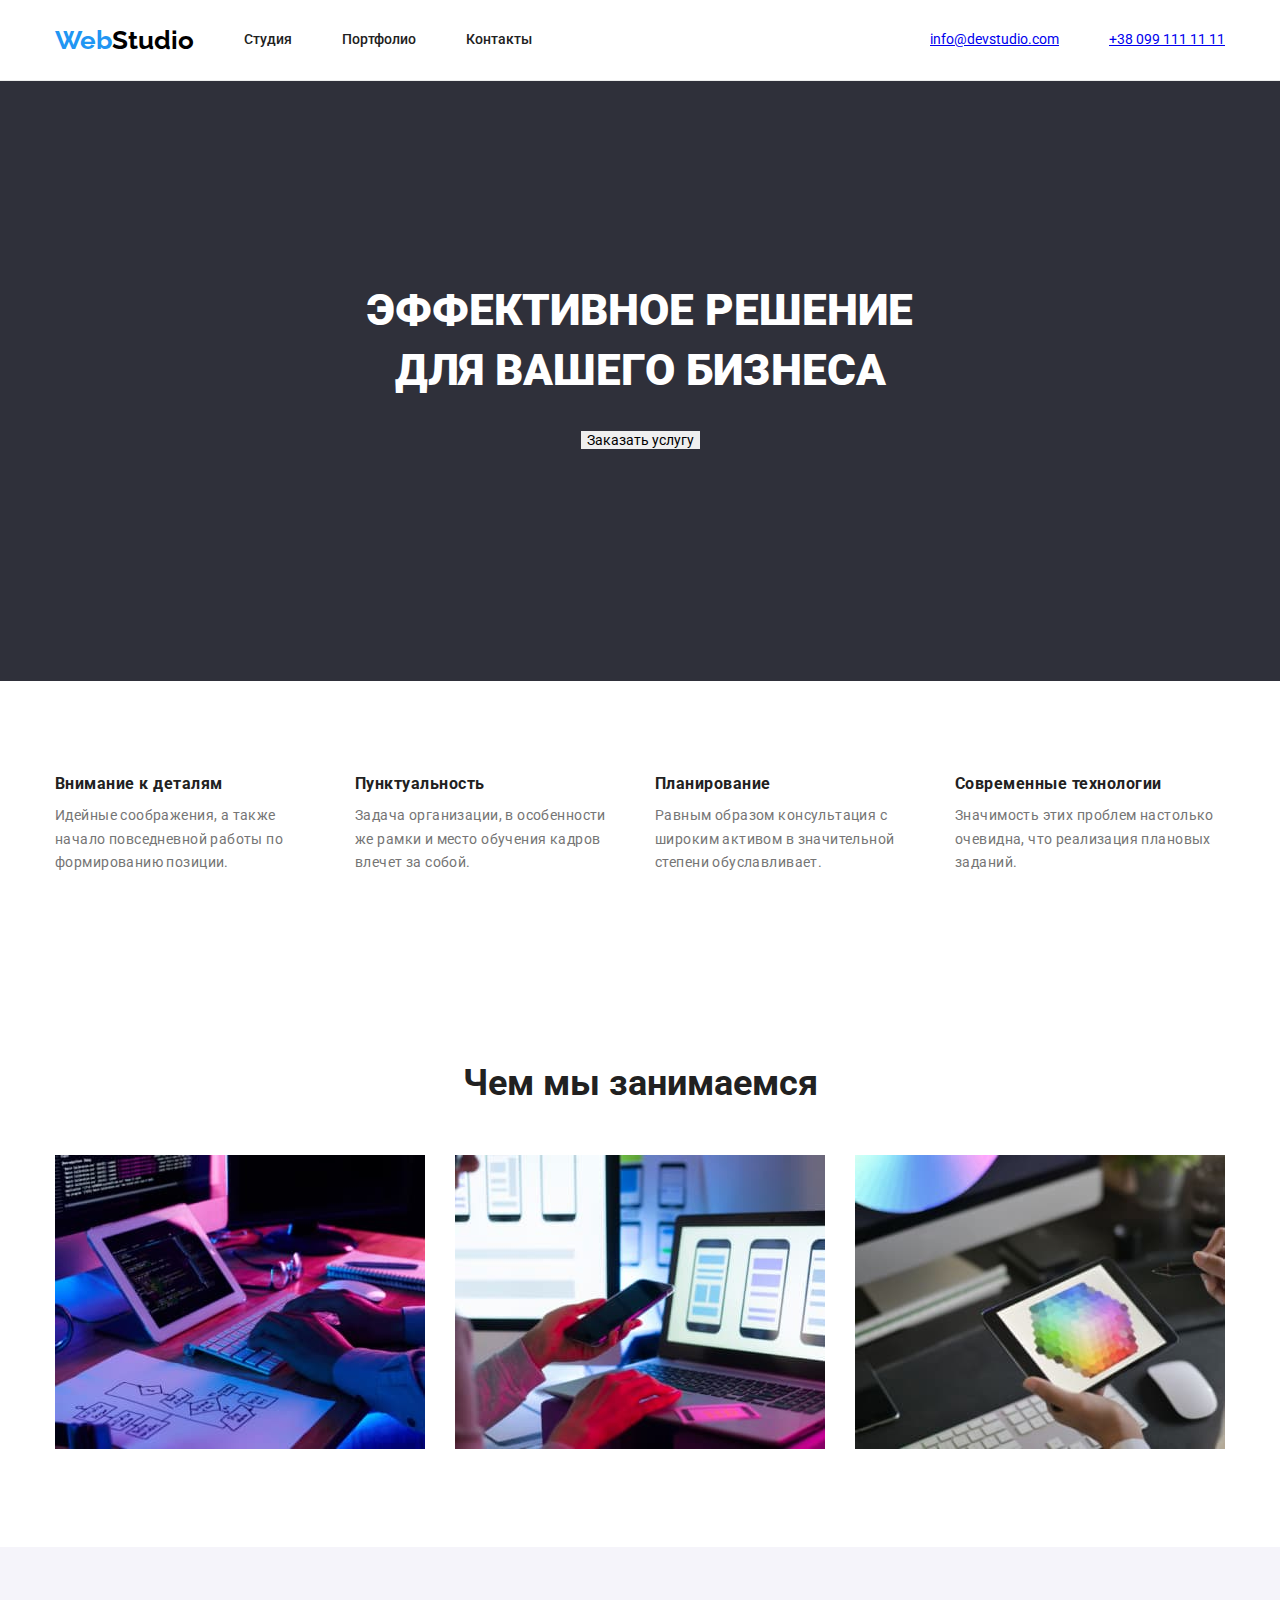
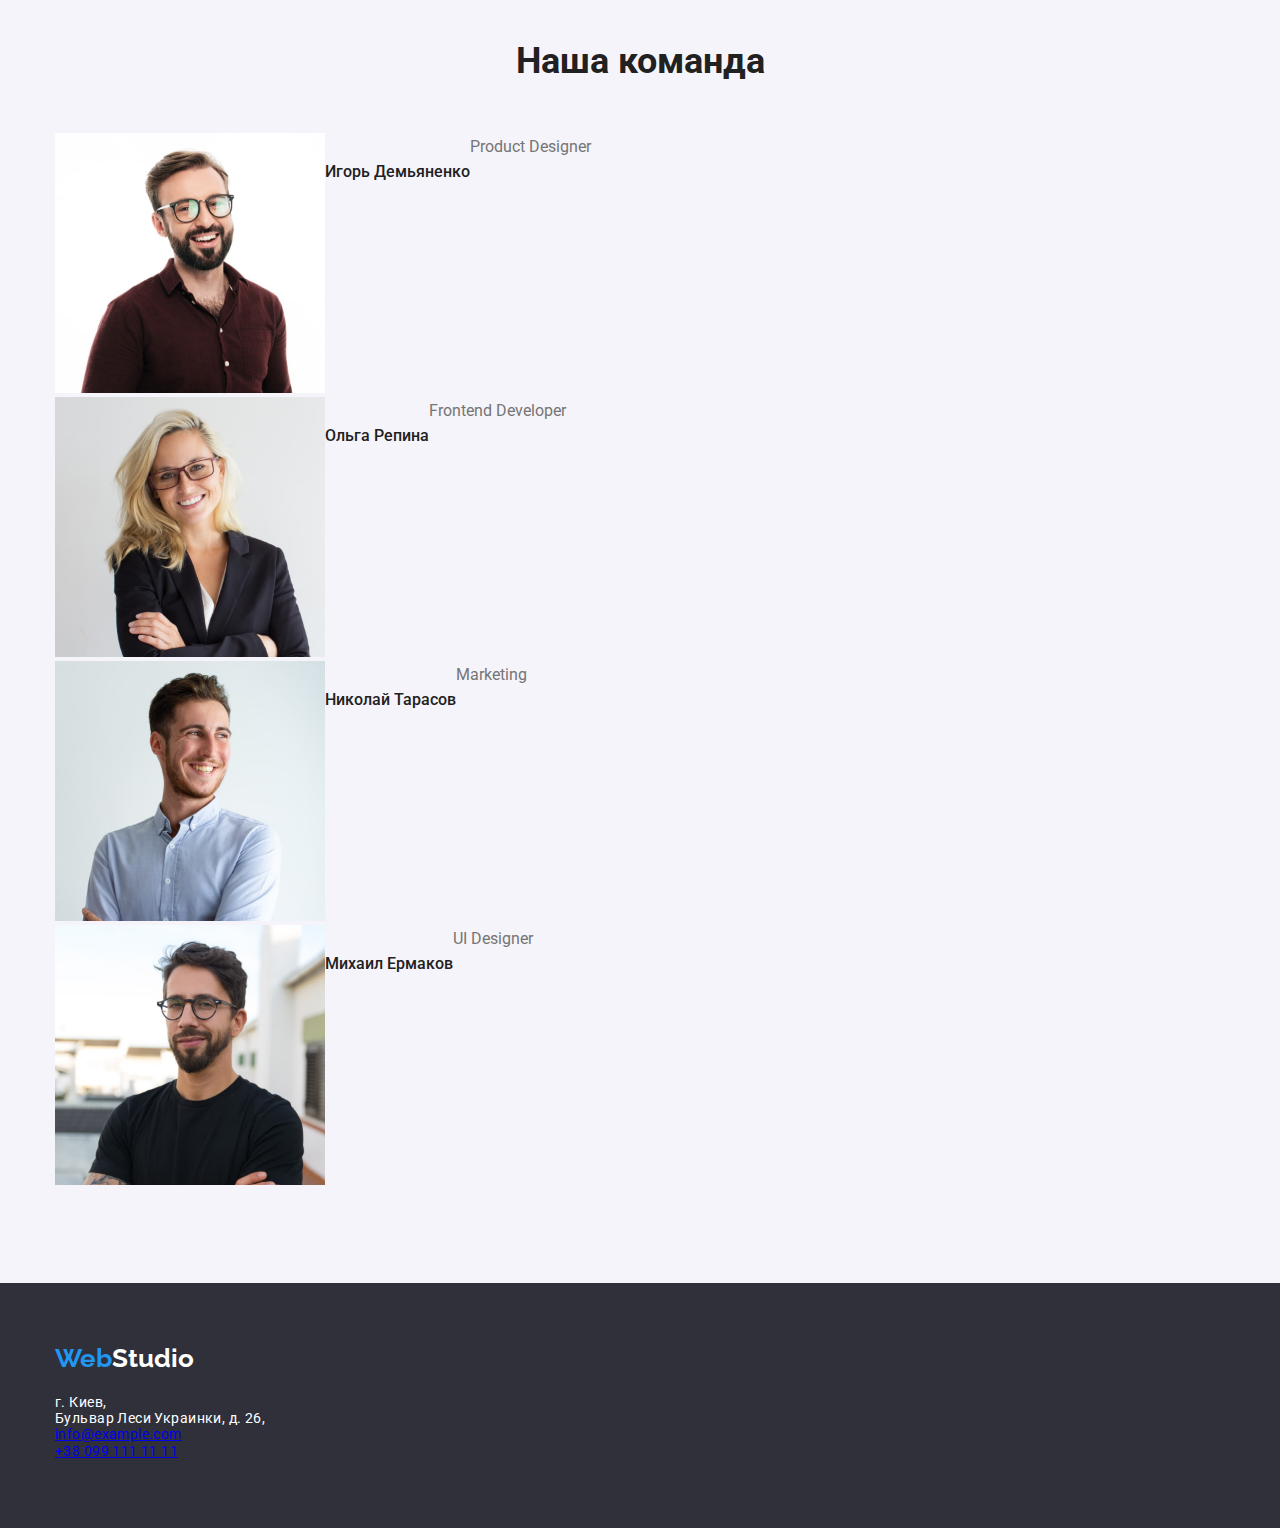
<file: index.html>
<!DOCTYPE html>
<html lang="ru">
<head>
    <meta charset="UTF-8">
    <meta http-equiv="X-UA-Compatible" content="IE=edge">
    <meta name="viewport" content="width=device-width, initial-scale=1.0">
    <title>Document</title>
    <link rel="stylesheet" href="https://cdnjs.cloudflare.com/ajax/libs/modern-normalize/1.0.0/modern-normalize.min.css">
    <link rel="stylesheet" href="./css/styles.css">
    <link rel="preconnect" href="https://fonts.gstatic.com">
    <link href="https://fonts.googleapis.com/css2?family=Raleway:wght@700&family=Roboto:wght@400;500;700;900&display=swap"
        rel="stylesheet">
</head>
<body>
<header class="header">
    <div class="container main-nav">
    <nav class="nav">
 <ul class="list nav-cont">
    <li class="nav-li"><a href="./index.html" class="nav-logo"><span class="web">Web</span>Studio</a></li>
    <li class="nav-li"><a href="./index.html" class="link">Студия</a></li>
    <li class="nav-li"><a href="./portfolio.html" class="link">Портфолио</a></li>
    <li class="nav-li"><a href="" class="link">Контакты</a></li>
 </ul>
</nav>
<ul class="list nav-cont">
    <li class="nav-li"><a href="mailto:info@devstudio.com" class="link-addres">info@devstudio.com</a></li>
    <li class="nav-li"><a href="tel:+380991111111" class="link-addres">+38 099 111 11 11</a></li>
</ul>
</div>
</header>
<main>
    <section class="main-section section">
        <div class="container">
        <h1>ЭФФЕКТИВНОЕ РЕШЕНИЕ<br /> ДЛЯ ВАШЕГО БИЗНЕСА</h1>
        <button type="button" class="button">Заказать услугу</button>
        </div>
    </section>
<section class="section">
    <div class="container adv">
    <ul class="list advantages">
        <li class="adv-li">
            <h3 class="titles advantages-title">Внимание к деталям</h3>
            <p class="text">
            Идейные соображения, а также начало повседневной работы по формированию позиции.
        </p>
    </li>
        <li class="adv-li">
            <h3 class="titles advantages-title">Пунктуальность</h3>
        <p class="text">
            Задача организации, в особенности же рамки и место обучения кадров влечет за собой.
        </p>
    </li>
        <li class="adv-li">
            <h3 class="titles advantages-title">Планирование</h3>
        <p class="text">Равным образом консультация с широким активом в значительной степени обуславливает.   
        </p>
    </li>
        <li class="adv-li"><h3 class="titles advantages-title">Современные технологии</h3>
       <p class="text">
           Значимость этих проблем настолько очевидна, что реализация плановых заданий.
        </p>
    </li>
    </ul>
    </div>
</section>
<section class="our-work section">
    <div class="container">
    <h2 class="main-title">Чем мы занимаемся</h2>
    <ul class="pict-list list">
        <li class="pict-li"><img src="./images/first.jpg" alt="набор кода"
            width="370" /></li>
        <li class="pict-li"><img src="./images/second.jpg" alt="мобильный телефон"
            width="370" /></li>
        <li class="pict-li"><img src="./images/third.jpg" alt="цветовая палитра"
            width="370" /></li>
            </ul>
        </div>
</section>
<section class="ourteams section">
    <div class="container">
    <h2 class="main-title">Наша команда</h2>
<div class="ourteams-list">
    <ul class="list ourteams-ul">
        <li><img src="./images/igor.jpg" alt="фото дизайнера" width="270" /></li>
        <li>
            <h3 class="names">Игорь Демьяненко</h3>
        </li>
        <li class="ourteam">Product Designer</li>
    </ul>
    <ul class="list ourteams-ul">
        <li><img src="./images/olga.jpg" alt="фото разработчика" width="270" /></li>
        <li>
            <h3 class="names">Ольга Репина </h3>
        </li>
        <li class="ourteam">Frontend Developer</li>
    
    </ul>
    <ul class="list ourteams-ul">
        <li><img src="./images/nikolay.jpg" alt="фото маркетолога" width="270" /></li>
        <li>
            <h3 class="names">Николай Тарасов </h3>
        </li>
        <li class="ourteam">Marketing</li>
    </ul>
    <ul class="list ourteams-ul">
        <li><img src="./images/mikhail.jpg" alt="фото юи дизайнера" width="270" /></li>
        <li>
            <h3 class="names">Михаил Ермаков</h3>
        </li>
        <li class="ourteam">UI Designer</li>
    </ul>
</div>
    </div>
</section>
</main>
<footer class="footer">
    <div class="container">
    <a href="./index.html" class="nav-logo logo-footer"><span class="web">Web</span>Studio</a>
    <address class="our-address">
        г. Киев, <br />
        Бульвар Леси Украинки, д. 26, <br />
        <a href="mailto:info@example.com" class="link-addres">info@example.com</a> <br />
        <a href="tel:+380991111111" class="link-addres">+38 099 111 11 11</a>
    </address>
    </div>
</footer>
</body>
</html>
</file>
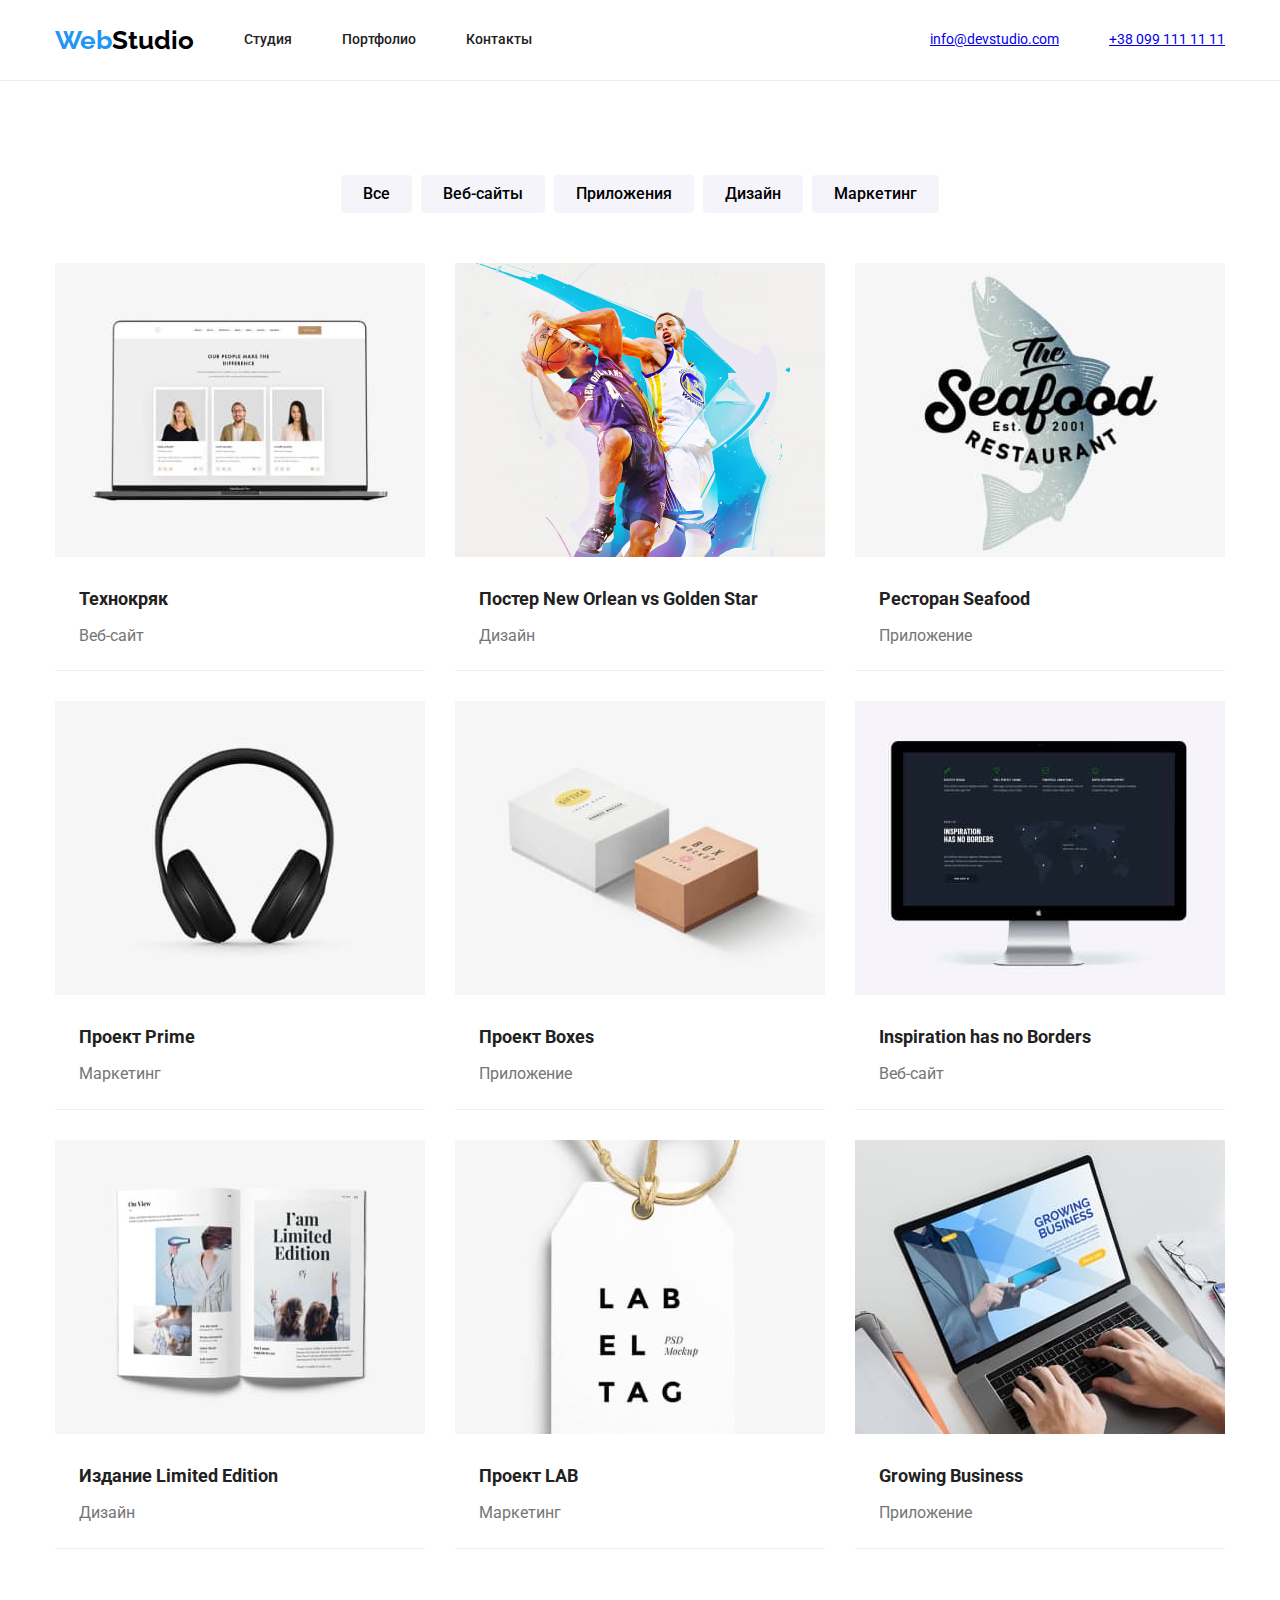
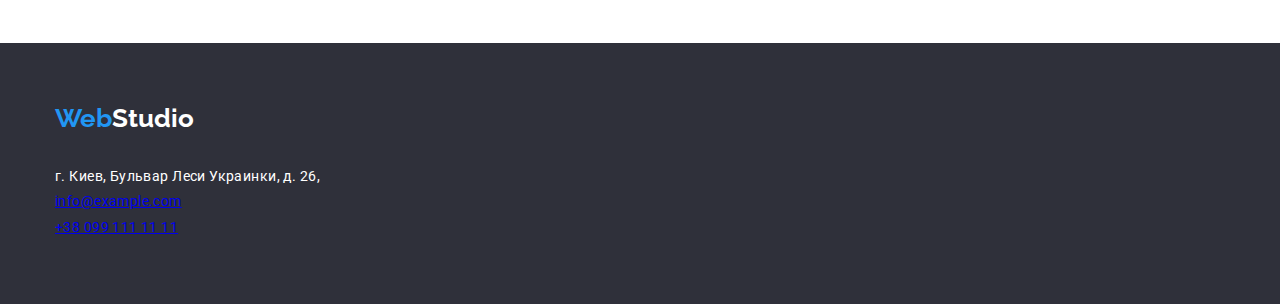
<file: portfolio.html>
<!DOCTYPE html>
<html lang="ru">
<head>
    <meta charset="UTF-8">
    <meta http-equiv="X-UA-Compatible" content="IE=edge">
    <meta name="viewport" content="width=device-width, initial-scale=1.0">
    <title>Портфолио</title>
<link rel="stylesheet" href="https://cdnjs.cloudflare.com/ajax/libs/modern-normalize/1.0.0/modern-normalize.min.css">
    <link rel="stylesheet" href="./css/styles.css">
    <link rel="preconnect" href="https://fonts.gstatic.com">
    <link href="https://fonts.googleapis.com/css2?family=Raleway:wght@700&family=Roboto:wght@400;500;700;900&display=swap"
        rel="stylesheet">
</head>
<body>
<header class="header">
    <div class="container main-nav">
        <nav class="nav">
            <ul class="list nav-cont">
                <li class="nav-li"><a href="./index.html" class="nav-logo"><span class="web">Web</span>Studio</a></li>
                <li class="nav-li"><a href="./index.html" class="link">Студия</a></li>
                <li class="nav-li"><a href="./portfolio.html" class="link">Портфолио</a></li>
                <li class="nav-li"><a href="" class="link">Контакты</a></li>
            </ul>
        </nav>
        <ul class="list nav-cont">
            <li class="nav-li"><a href="mailto:info@devstudio.com" class="link-addres">info@devstudio.com</a></li>
            <li class="nav-li"><a href="tel:+380991111111" class="link-addres">+38 099 111 11 11</a></li>
        </ul>
    </div>
</header>
    <main>
<section class="section">
<div class="container">
    <ul class="list btn-list">
        <li class="items"><button type="button" class="button btn">Все</button> </li>
        <li class="items"><button type="button" class="button btn">Веб-сайты</button></li>
        <li class="items"><button type="button" class="button btn">Приложения</button></li>
        <li class="items"><button type="button" class="button btn">Дизайн</button></li>
        <li class="items"><button type="button" class="button btn">Маркетинг</button></li>
    </ul>
    </div>
    <div class="products container">
        <ul class="list product">
            <li class="products-item">
                <a href="#" class="link"><img src="./images/notepad.jpeg" alt="ноутбук" width="370">
                    <h3 class="products-title">Технокряк</h3>
                    <p class="products-text">Веб-сайт</p>
                </a>
            </li>
            <li class="products-item">
                <a href="#" class="link"><img src="./images/posters.jpeg" alt="постерс" width="370">
                    <h3 class="products-title">Постер New Orlean vs Golden Star</h3>
                    <p class="products-text">Дизайн</p>
                </a>
            </li>
            <li class="products-item">
                <a href="" class="link">
                    <img src="./images/restoran.jpeg" alt="рыба" width="370">
                    <h3 class="products-title">Ресторан Seafood</h3>
                    <p class="products-text">Приложение</p>
                </a>
            </li>
            <li class="products-item">
                <a href="" class="link">
                    <img src="./images/headphone.jpeg" alt="наушники" width="370">
                    <h3 class="products-title">Проект Prime</h3>
                    <p class="products-text"> Маркетинг</p>
                </a>
            </li>
            <li class="products-item">
                <a href="" class="link">
                    <img src="./images/box.jpeg" alt="коробки" width="370">
                    <h3 class="products-title">Проект Boxes</h3>
                    <p class="products-text">Приложение</p>
                </a>
            </li>
            <li class="products-item">
                <a href="" class="link"><img src="./images/monitor.jpeg" alt="монитор" width="370">
                    <h3 class="products-title">Inspiration has no Borders</h3>
                    <p class="products-text">Веб-сайт</p>
                </a>
            </li>
            <li class="products-item">
                <a href="" class="link"><img src="./images/magazine.jpeg" alt="журнал" width="370">
                    <h3 class="products-title"> Издание Limited Edition</h3>
                    <p class="products-text">Дизайн</p>
                </a>
            </li>
            <li class="products-item">
                <a href="" class="link">
                    <img src="./images/label.jpeg" alt="бирка" width="370">
                    <h3 class="products-title">Проект LAB</h3>
                    <p class="products-text">Маркетинг</p>
                </a>
            </li>
            <li class="products-item">
                <a href="" class="link">
                    <img src="./images/mac.jpeg" alt="руки_на_ноутбуке" width="370">
                    <h3 class="products-title">Growing Business</h3>
                    <p class="products-text">Приложение</p>
                </a>
            </li>
        </ul>
    </div>

</section>
    </main>
<footer class="footer">
    <div class="container">
        <a href="./index.html" class="nav-logo logo-footer"><span class="web">Web</span>Studio</a>
        <address class="our-address">
            <p class="our-address">г. Киев,
                Бульвар Леси Украинки, д. 26,</p>
            <a href="mailto:info@example.com" class="link-addres first-link">info@example.com</a> <br />
            <a href="tel:+380991111111" class="link-addres">+38 099 111 11 11</a>
        </address>
    </div>
</footer>
</body>
</html>
</file>
<file: css/styles.css>
:root {
  --h-color: #212121;
  --hover-color: #2196f3;
  --text-color: #757575;
  --frame-color: #ffffff;
}

body {
  background-color: var(--frame-color);
  color: var(--h-color);
  font-family: 'Roboto', 'Arial', 'Helvetica', sans-serif;
  font-weight: 400;
  font-size: 14px;
  line-height: 1.14;
  font-style: normal;
  margin: 0px;
}
.header {
  border-bottom: 1px solid #ececec;
}
.section {
  padding: 94px 0px;
}
.container {
  max-width: 1200px;
  margin-left: auto;
  margin-right: auto;
  padding-left: 15px;
  padding-right: 15px;
}
.main-container {
  max-width: 590px;
}
.list {
  list-style-type: none;
  margin: 0;
  padding: 0;
}
h1,
h2,
h3 {
  margin-top: 0;
  margin-bottom: 0;
}
.main-nav {
  display: flex;
  align-items: center;
}
.button {
  cursor: pointer;
  text-decoration: none;
  border: none;
}

.btn {
  padding: 6px 22px;
  font-weight: 500;
  font-size: 16px;
  background: #f5f4fa;
  border-radius: 4px;
  font-style: normal;
  line-height: 1.6;
}

.button:hover,
.button:focus {
  color: var(--frame-color);
  background-color: var(--hover-color);
}
.link,
.link-address {
  text-decoration: none;
  color: var(--h-color);
}
.link:hover,
.link:focus,
.link-address:focus,
.link-address:hover {
  color: var(--hover-color);
}

.nav-logo {
  font-family: 'Raleway', sans-serif;
  font-weight: 700;
  font-size: 26px;
  line-height: 1.19;
  text-decoration: none;
  color: #000000;
}
.web {
  color: var(--hover-color);
}
.nav {
  font-weight: 500;
  line-height: 1.14;
}

.link-address {
  color: var(--text-color);
  font-weight: 500;
  line-height: 1.14;
}

.footer {
  color: var(--frame-color);
  background-color: #2f303a;
}

.our-address {
  line-height: 1.17;
  letter-spacing: 0.03em;
  font-style: normal;
}

.logo-footer {
  color: var(--frame-color);
}

.main-section {
  background-color: #2f303a;
  margin-left: auto;
  margin-right: auto;
  padding: 200px 0px;
  max-width: 1600px;
  height: 600px;
  justify-content: center;
  text-align: center;
}
.main-section h1 {
  color: var(--frame-color);
  font-weight: 900;
  font-size: 44px;
  line-height: 1.36;
  margin-bottom: 30px;
  text-align: center;
  text-transform: uppercase;
}
.main-btn {
  color: var(--frame-color);
  background: var(--hover-color);
  line-height: 1.8;
  font-size: 16px;
  font-weight: 700;
  padding: 10px 32px;
  box-shadow: 0px 4px 4px rgba(0, 0, 0, 0.15);
  border-radius: 4px;
  width: 200px;
}
.main-title {
  font-weight: 700;
  font-size: 36px;
  line-height: 1.16;
  text-align: center;
  margin-bottom: 50px;
}
.pict-title {
  margin-top: 94px;
}
.advantages {
  display: flex;
}
.advantages-title {
  margin-bottom: 10px;
  margin-top: 0;
  letter-spacing: 0.03em;
}
.adv-li,
.pict-li,
.ourteams-ul {
  margin-right: 30px;
}
.adv-li:last-child,
.pict-li:last-child,
.ourteams-ul:last-child {
  margin-right: 0;
}
.pict-list {
  display: flex;
}

.names {
  font-weight: 500;
  line-height: 1.18;
  text-align: center;
  font-size: 16px;
  margin-top: 30px;
  margin-bottom: 10px;
}
.ourteam {
  color: var(--text-color);
  line-height: 1.8;
  text-align: center;
  font-size: 16px;
  margin-bottom: 30px;
  text-align: center;
  margin-top: 0px;
}
.ourteams {
  background-color: #f5f4fa;
  margin-top: 0;
  margin-bottom: 0;
}
.ourteams > .list {
  background-color: var(--frame-color);
}
.titles {
  font-weight: 700;
  margin-left: 0;
  margin-right: 0;
}
.text {
  color: var(--text-color);
  margin-top: 0;
  margin-bottom: 0;
  letter-spacing: 0.03em;
  line-height: 1.71;
  width: 270px;
}
.products-title {
  font-weight: 700;
  font-size: 18px;
  line-height: 2;
  margin-top: 20px;
  margin-bottom: 4px;
  padding-right: 24px;
  padding-left: 24px;
}
/* не поняла что не так сделала,
наверное имелось ввиду короткая форма записи */
.products-text {
  font-size: 16px;
  line-height: 1.87;
  color: var(--text-color);
  padding: 0px 24px 20px 24px;
  margin: 0px;
}

.product {
  display: flex;
  flex-wrap: wrap;
}

.products-item {
  width: 370px;
  margin-right: 30px;
  margin-bottom: 30px;
  border-bottom-width: 1px;
  border-bottom-style: solid;
  border-bottom-color: #eeeeee;
}
.products-item:nth-child(3n) {
  margin-right: 0;
}
.products-item:nth-last-child(-n + 3) {
  margin-bottom: 0;
}
.nav-cont {
  display: flex;
  margin-left: auto;
  align-items: center;
}

.nav-li:not(:last-child) {
  margin-right: 50px;
}

.nav .link,
.nav-cont .link-address {
  display: block;
  padding: 32px 0px;
}

.ourteams-ul {
  display: flex;
}
.ourteam-item {
  width: 270px;
  margin-right: 30px;
  box-shadow: 0px 1px 3px rgba(0, 0, 0, 0.12), 0px 1px 1px rgba(0, 0, 0, 0.14),
    0px 2px 1px rgba(0, 0, 0, 0.2);
  border-radius: 0px 0px 4px 4px;
  background-color: #fff;
}
.ourteam-item:last-child {
  margin-right: 0px;
}

.btn-list {
  display: flex;
  justify-content: center;
  margin-bottom: 50px;
}

.btn-list .items {
  align-items: center;
  margin-right: 9px;
}
.btn-list .items:last-child {
  margin-right: 0px;
}
.footer {
  padding-top: 60px;
  padding-bottom: 60px;
}
.logo-footer {
  display: inline-block;
  margin-bottom: 20px;
}
.container > .our-address {
  margin-bottom: 9px;
  margin-top: 0px;
}
.our-address,
.first-link {
  margin-bottom: 9px;
}
.first-link {
  display: inline-block;
}
</file>
